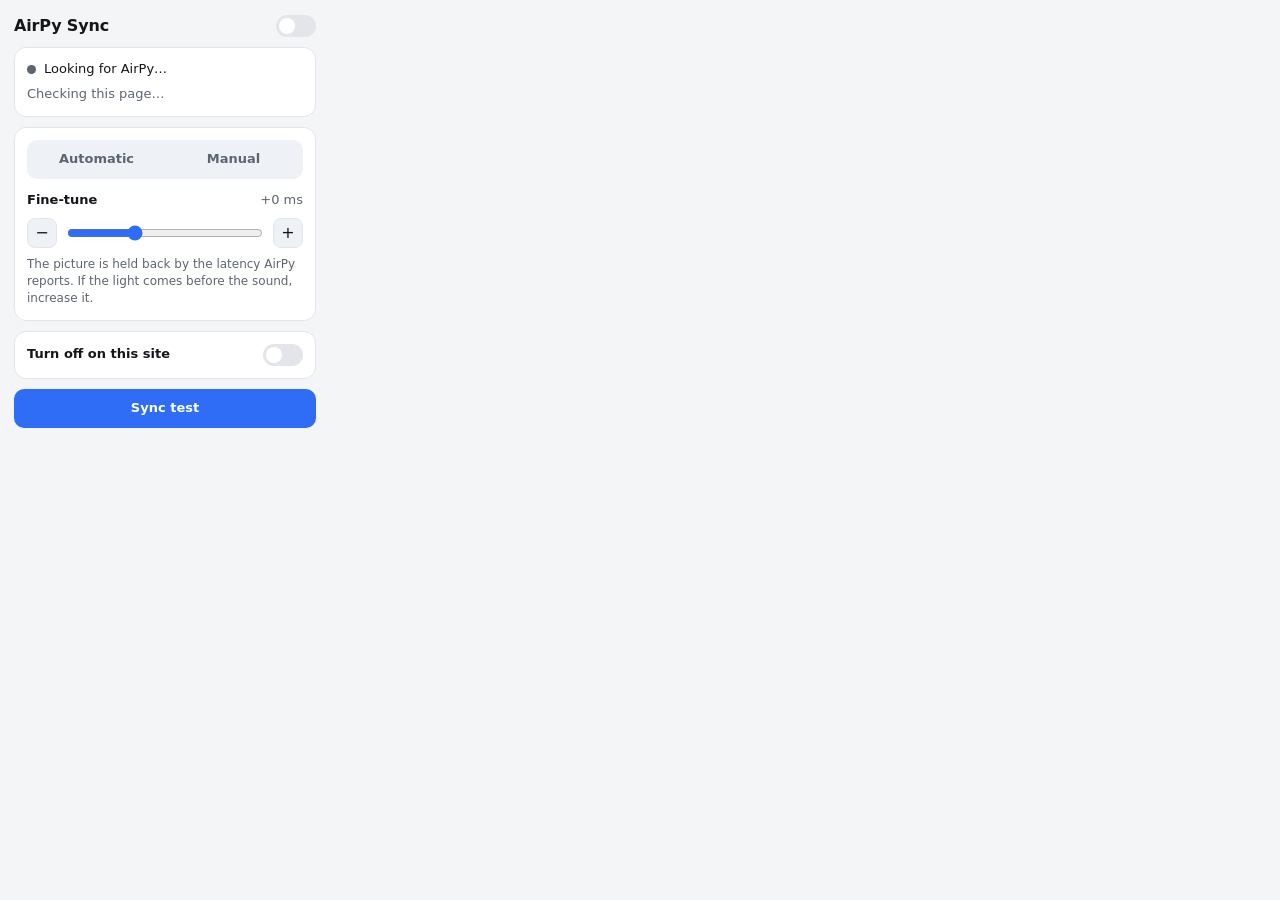
<file: extension/popup.html>
<!doctype html>
<html lang="en">
<head>
<meta charset="utf-8">
<meta name="viewport" content="width=device-width, initial-scale=1">
<title>AirPy Sync</title>
<link rel="stylesheet" href="popup.css">
</head>
<body>
<main>
  <header>
    <h1>AirPy Sync</h1>
    <label class="switch" title="Turn the extension on/off">
      <input type="checkbox" id="enabled" aria-label="Extension enabled">
      <span class="track"></span>
    </label>
  </header>

  <section class="card" aria-live="polite">
    <p class="line"><span class="dot" id="dot"></span><span id="airpyText">Looking for AirPy…</span></p>
    <p class="line muted" id="tabText">Checking this page…</p>
  </section>

  <section class="card">
    <div class="seg" role="tablist" aria-label="Delay source">
      <button type="button" role="tab" id="modeAuto" data-mode="auto">Automatic</button>
      <button type="button" role="tab" id="modeManual" data-mode="manual">Manual</button>
    </div>

    <div id="autoBox">
      <div class="row">
        <label for="offset">Fine-tune</label>
        <output id="offsetOut">+0 ms</output>
      </div>
      <div class="slide">
        <button type="button" class="step" id="offsetDown" aria-label="Decrease by 5 ms">−</button>
        <input type="range" id="offset" min="-300" max="600" step="5" value="0">
        <button type="button" class="step" id="offsetUp" aria-label="Increase by 5 ms">+</button>
      </div>
      <p class="hint" id="autoHint">The picture is held back by the latency AirPy reports. If the light comes before the sound, increase it.</p>
    </div>

    <div id="manualBox" hidden>
      <div class="row">
        <label for="manual">Delay</label>
        <output id="manualOut">250 ms</output>
      </div>
      <div class="slide">
        <button type="button" class="step" id="manualDown" aria-label="Decrease by 5 ms">−</button>
        <input type="range" id="manual" min="0" max="1500" step="5" value="250">
        <button type="button" class="step" id="manualUp" aria-label="Increase by 5 ms">+</button>
      </div>
      <p class="hint">Works without AirPy too; a fixed delay is applied (e.g. a Bluetooth speaker).</p>
    </div>
  </section>

  <section class="card">
    <div class="row">
      <label for="siteOff" id="siteLabel">Turn off on this site</label>
      <label class="switch">
        <input type="checkbox" id="siteOff" aria-labelledby="siteLabel">
        <span class="track"></span>
      </label>
    </div>
  </section>

  <footer>
    <button type="button" id="calibrate" class="primary">Sync test</button>
    <p class="hint" id="footHint"></p>
  </footer>
</main>
<script src="popup.js"></script>
</body>
</html>
</file>
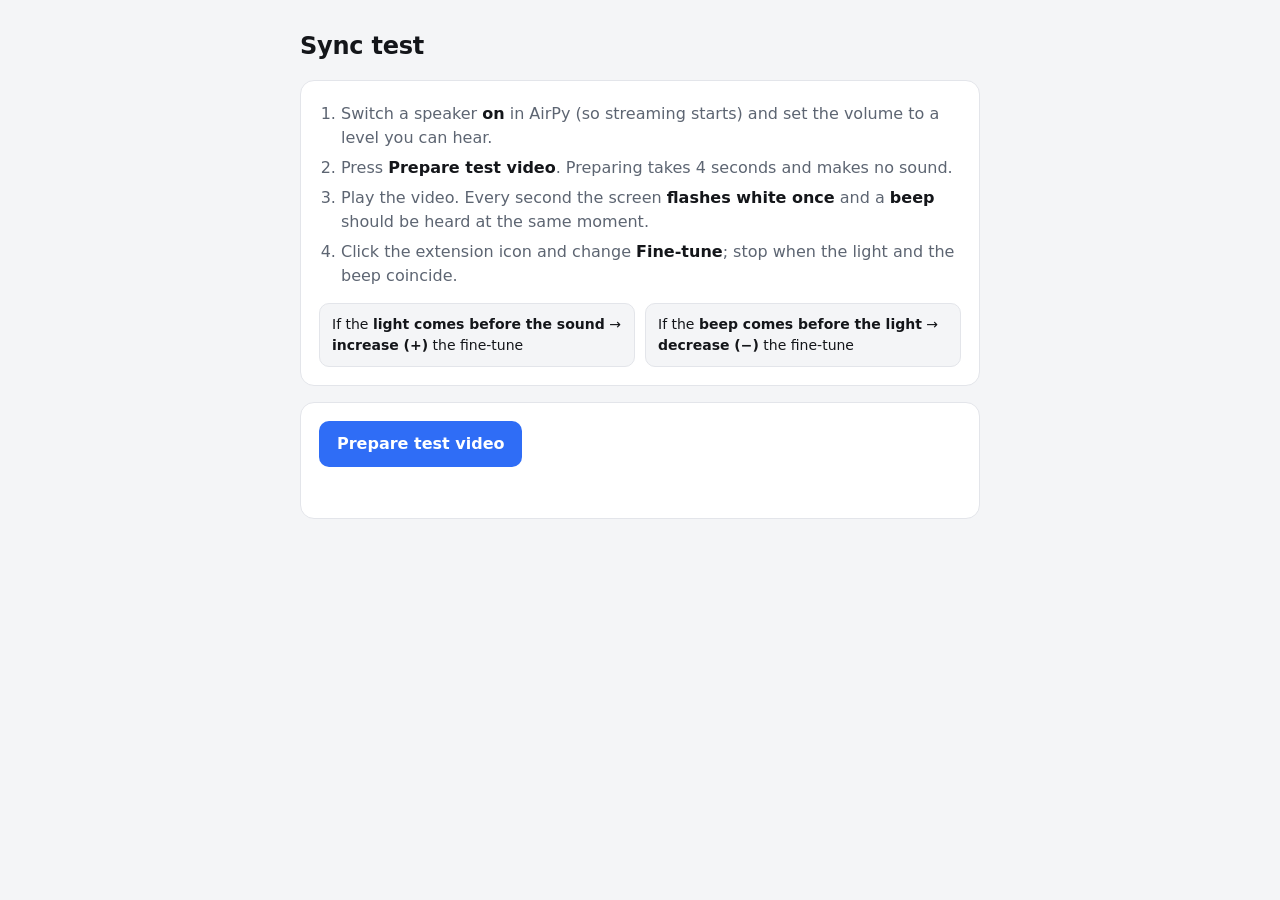
<file: airpy/web/calibrate.html>
<!doctype html>
<html lang="en">
<head>
<meta charset="utf-8">
<meta name="viewport" content="width=device-width, initial-scale=1">
<title>AirPy Sync Test</title>
<style>
  :root {
    --bg: #f4f5f7; --card: #ffffff; --line: #e3e5ea; --text: #14161a; --muted: #5d6572;
    --accent: #2f6df6; --accent-text: #ffffff; --ok: #1a9c5b; --err: #d43b3b;
  }
  @media (prefers-color-scheme: dark) {
    :root {
      --bg: #0f1115; --card: #181b21; --line: #272b33; --text: #eef0f3; --muted: #9aa1ad;
      --accent: #5b8cff; --accent-text: #0b0d11; --ok: #3ecf8e; --err: #ff6b6b;
    }
  }
  * { box-sizing: border-box; }
  body {
    margin: 0; background: var(--bg); color: var(--text);
    font: 16px/1.5 "Segoe UI Variable Text", "Segoe UI", system-ui, sans-serif; padding: 28px 16px 48px;
  }
  main { max-width: 680px; margin: 0 auto; display: grid; gap: 16px; }
  h1 { font-size: 24px; margin: 0; letter-spacing: -0.01em; }
  section { background: var(--card); border: 1px solid var(--line); border-radius: 14px; padding: 18px; }
  ol { margin: 0; padding-left: 22px; color: var(--muted); }
  ol li { padding: 3px 0; }
  ol b, p b { color: var(--text); font-weight: 600; }
  button {
    appearance: none; border: 0; border-radius: 10px; background: var(--accent); color: var(--accent-text);
    font: inherit; font-weight: 600; padding: 11px 18px; min-height: 44px; cursor: pointer;
  }
  button:disabled { opacity: .55; cursor: default; }
  button:focus-visible, video:focus-visible { outline: 2px solid var(--accent); outline-offset: 3px; }
  video { width: 100%; aspect-ratio: 16 / 9; background: #000; border-radius: 10px; display: block; }
  .muted { color: var(--muted); font-size: 14px; margin: 10px 0 0; }
  .rule { display: grid; grid-template-columns: 1fr 1fr; gap: 10px; margin-top: 12px; }
  .rule div { background: var(--bg); border: 1px solid var(--line); border-radius: 10px; padding: 10px 12px; font-size: 14px; }
  #status { min-height: 1.5em; margin: 12px 0 0; font-size: 14px; }
  #status.err { color: var(--err); }
  #status.ok { color: var(--ok); }
  @media (max-width: 480px) { .rule { grid-template-columns: 1fr; } }
</style>
</head>
<body>
<main>
  <h1>Sync test</h1>

  <section>
    <ol>
      <li>Switch a speaker <b>on</b> in AirPy (so streaming starts) and set the volume to a level you can hear.</li>
      <li>Press <b>Prepare test video</b>. Preparing takes 4 seconds and makes no sound.</li>
      <li>Play the video. Every second the screen <b>flashes white once</b> and a <b>beep</b> should be heard at the same moment.</li>
      <li>Click the extension icon and change <b>Fine-tune</b>; stop when the light and the beep coincide.</li>
    </ol>
    <div class="rule">
      <div>If the <b>light comes before the sound</b> → <b>increase (+)</b> the fine-tune</div>
      <div>If the <b>beep comes before the light</b> → <b>decrease (−)</b> the fine-tune</div>
    </div>
  </section>

  <section>
    <button id="prep" type="button">Prepare test video</button>
    <p id="status" role="status"></p>
    <div id="stage" hidden>
      <video id="clip" controls playsinline aria-label="Sync test video"></video>
      <p class="muted">In this video the sound is a short beep and the picture is a white flash. The video loops.</p>
    </div>
  </section>
</main>

<script>
(function () {
  "use strict";
  var $ = function (id) { return document.getElementById(id); };
  var SECONDS = 4, W = 640, H = 360, FPS = 30;

  function say(text, kind) {
    var s = $("status");
    s.textContent = text;
    s.className = kind || "";
  }

  function pickMime() {
    var list = ["video/webm;codecs=vp8,opus", "video/webm;codecs=vp9,opus", "video/webm"];
    for (var i = 0; i < list.length; i++) {
      if (window.MediaRecorder && MediaRecorder.isTypeSupported(list[i])) return list[i];
    }
    return "";
  }

  async function prepare() {
    var Ctx = window.AudioContext || window.webkitAudioContext;
    if (!Ctx || !window.MediaRecorder) throw new Error("This browser does not support recording.");
    var mime = pickMime();
    if (!mime) throw new Error("WebM recording is not supported.");

    var canvas = document.createElement("canvas");
    canvas.width = W; canvas.height = H;
    var g = canvas.getContext("2d");

    // The audio is connected to the recording target only (not the speakers): preparation is silent.
    var ac = new Ctx();
    await ac.resume();
    var dest = ac.createMediaStreamDestination();
    var t0 = ac.currentTime + 0.3;
    for (var k = 0; k < SECONDS; k++) {
      var osc = ac.createOscillator(), gain = ac.createGain();
      osc.frequency.value = 1000;
      gain.gain.value = 0;
      osc.connect(gain); gain.connect(dest);
      var at = t0 + k;
      gain.gain.setValueAtTime(0.6, at);
      gain.gain.setValueAtTime(0, at + 0.06);
      osc.start(at); osc.stop(at + 0.12);
    }

    var running = true;
    (function draw() {
      if (!running) return;
      var e = ac.currentTime - t0;
      var on = e >= 0 && e < SECONDS && (e % 1) < 0.12;
      g.fillStyle = on ? "#ffffff" : "#101216";
      g.fillRect(0, 0, W, H);
      g.fillStyle = on ? "#101216" : "#9aa1ad";
      g.font = "600 44px 'Segoe UI', sans-serif";
      g.textAlign = "center";
      g.fillText(on ? "●" : "wait", W / 2, H / 2 + 15);
      requestAnimationFrame(draw);
    })();

    var stream = new MediaStream(
      canvas.captureStream(FPS).getVideoTracks().concat(dest.stream.getAudioTracks())
    );
    var chunks = [];
    var rec = new MediaRecorder(stream, { mimeType: mime, videoBitsPerSecond: 3000000 });
    rec.ondataavailable = function (e) { if (e.data && e.data.size) chunks.push(e.data); };
    var stopped = new Promise(function (resolve) { rec.onstop = resolve; });
    rec.start(200);
    await new Promise(function (r) { setTimeout(r, (t0 - ac.currentTime + SECONDS + 0.4) * 1000); });
    rec.stop();
    await stopped;
    running = false;
    stream.getTracks().forEach(function (t) { t.stop(); });
    ac.close();
    return new Blob(chunks, { type: "video/webm" });
  }

  $("prep").addEventListener("click", async function () {
    var btn = this;
    btn.disabled = true;
    say("Preparing… (silent, 4 seconds)");
    try {
      var blob = await prepare();
      var clip = $("clip");
      clip.src = URL.createObjectURL(blob);
      clip.addEventListener("loadedmetadata", function fix() {
        // MediaRecorder files carry no duration; seek to the end and back to teach it
        if (clip.duration === Infinity) {
          clip.removeEventListener("loadedmetadata", fix);
          clip.currentTime = 1e101;
          clip.addEventListener("timeupdate", function back() {
            clip.removeEventListener("timeupdate", back);
            clip.currentTime = 0;
          });
        }
      });
      clip.addEventListener("ended", function () { clip.currentTime = 0; clip.play(); });
      $("stage").hidden = false;
      say("Ready. Play the video and compare the light with the beep.", "ok");
      btn.textContent = "Prepare again";
    } catch (err) {
      say("Could not prepare: " + (err && err.message ? err.message : err), "err");
    }
    btn.disabled = false;
  });
})();
</script>
</body>
</html>
</file>
<file: extension/popup.css>
:root {
  --bg: #f4f5f7; --card: #ffffff; --line: #e3e5ea; --text: #14161a; --muted: #5d6572;
  --accent: #2f6df6; --accent-text: #ffffff; --ok: #1a9c5b; --warn: #b7791f; --soft: #eef1f6;
}
@media (prefers-color-scheme: dark) {
  :root {
    --bg: #0f1115; --card: #181b21; --line: #272b33; --text: #eef0f3; --muted: #9aa1ad;
    --accent: #5b8cff; --accent-text: #0b0d11; --ok: #3ecf8e; --warn: #f0b429; --soft: #20242c;
  }
}
* { box-sizing: border-box; }
body {
  margin: 0; width: 330px; background: var(--bg); color: var(--text);
  font: 13px/1.45 "Segoe UI Variable Text", "Segoe UI", system-ui, sans-serif;
}
main { padding: 14px; display: grid; gap: 10px; }
header { display: flex; align-items: center; justify-content: space-between; }
h1 { font-size: 16px; margin: 0; letter-spacing: -0.01em; }
.card { background: var(--card); border: 1px solid var(--line); border-radius: 12px; padding: 12px; margin: 0; }
.line { margin: 0; display: flex; align-items: center; gap: 8px; }
.line + .line { margin-top: 6px; }
.muted, .hint { color: var(--muted); }
.hint { font-size: 12px; margin: 8px 0 0; }
.dot { width: 9px; height: 9px; border-radius: 50%; background: var(--muted); flex: none; }
.dot.ok { background: var(--ok); }
.dot.warn { background: var(--warn); }
.row { display: flex; align-items: center; justify-content: space-between; }
.row label { font-weight: 600; }
output { font-variant-numeric: tabular-nums; color: var(--muted); }

.seg { display: grid; grid-template-columns: 1fr 1fr; gap: 4px; background: var(--soft); border-radius: 10px; padding: 3px; margin-bottom: 12px; }
.seg button {
  appearance: none; border: 0; background: transparent; color: var(--muted); font: inherit; font-weight: 600;
  padding: 7px 0; border-radius: 8px; cursor: pointer;
}
.seg button[aria-selected="true"] { background: var(--card); color: var(--text); box-shadow: 0 0 0 1px var(--line); }

.slide { display: flex; align-items: center; gap: 8px; margin-top: 8px; }
.slide input[type=range] { flex: 1; min-width: 0; accent-color: var(--accent); }
.step {
  appearance: none; border: 1px solid var(--line); background: var(--soft); color: var(--text); width: 30px; height: 30px;
  border-radius: 8px; font: inherit; font-size: 16px; line-height: 1; cursor: pointer; flex: none;
}

.switch { position: relative; display: inline-block; width: 40px; height: 22px; flex: none; }
.switch input { position: absolute; inset: 0; opacity: 0; margin: 0; cursor: pointer; }
.switch .track { position: absolute; inset: 0; border-radius: 11px; background: var(--line); pointer-events: none; }
.switch .track::after {
  content: ""; position: absolute; top: 3px; left: 3px; width: 16px; height: 16px; border-radius: 50%; background: #fff;
}
.ready .switch .track { transition: background .15s; }
.ready .switch .track::after { transition: transform .15s; }
.switch input:checked + .track { background: var(--accent); }
.switch input:checked + .track::after { transform: translateX(18px); }
.switch input:focus-visible + .track { outline: 2px solid var(--accent); outline-offset: 2px; }

button:focus-visible { outline: 2px solid var(--accent); outline-offset: 2px; }
.primary {
  appearance: none; width: 100%; border: 0; border-radius: 10px; background: var(--accent); color: var(--accent-text);
  font: inherit; font-weight: 600; padding: 10px; cursor: pointer;
}
footer .hint { margin: 6px 0 0; text-align: center; }
[hidden] { display: none !important; }
@media (prefers-reduced-motion: reduce) { .ready .switch .track, .ready .switch .track::after { transition: none; } }
</file>
